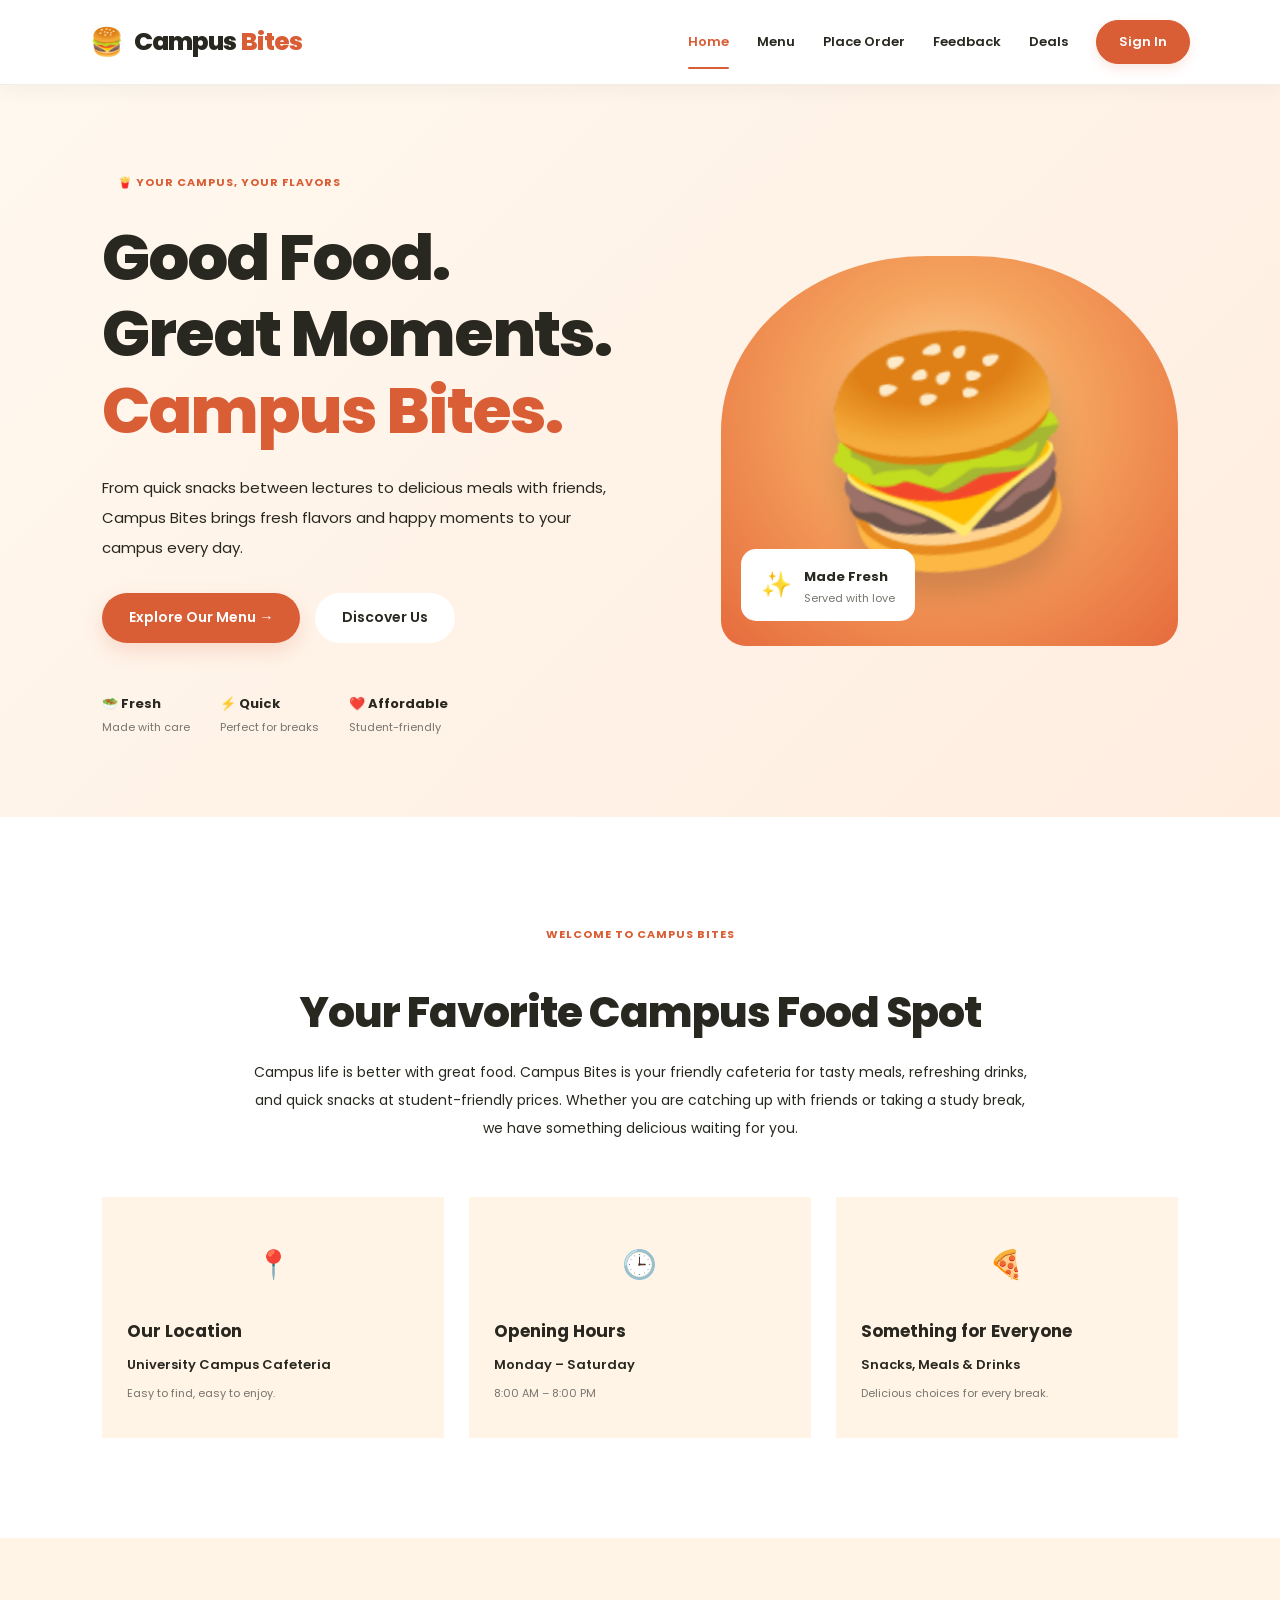
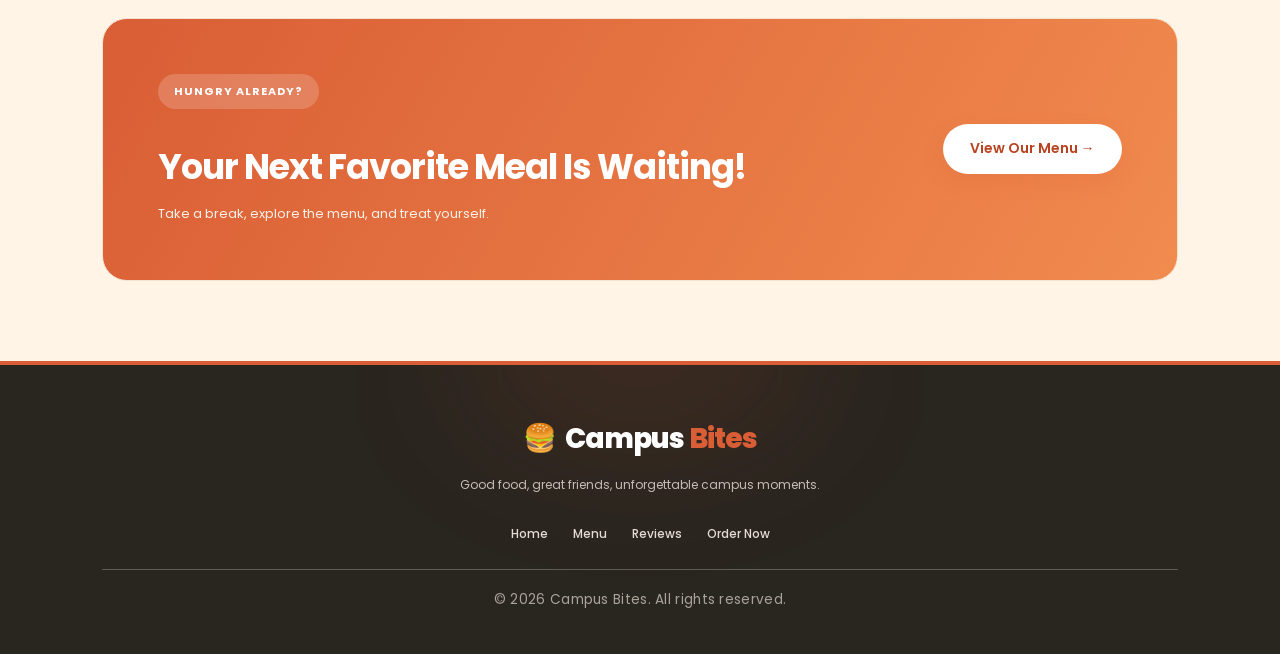
<file: src/index.html>
<!DOCTYPE html>
<html lang="en">
<head>
    <meta charset="UTF-8">
    <meta name="viewport" content="width=device-width, initial-scale=1.0">
    <title>Campus Bites | Fresh Food, Happy Campus</title>

    <!-- External CSS file -->
    <link rel="stylesheet" href="../styles/style.css" />
</head>
<body>

    <!-- Navigation Bar -->
    <header class="navbar">
        <a href="index.html" class="logo">
            <span class="logo-icon">🍔</span>
            Campus<span>Bites</span>
        </a>

        <nav class="nav-links">
            <a href="index.html" class="active">Home</a>
            <a href="../src/menu.html">Menu</a>
            <a href="../src/order.html">Place Order</a>
            <a href="../src/feedback.html">Feedback</a>
            <a href="../src/deals.html">Deals</a>
            <a href="signin.html" class="login-btn">Sign In</a>
        </nav>
    </header>

    <!-- Hero Section -->
    <main>
        <section class="hero">
            <div class="hero-content">
                <span class="tagline">🍟 YOUR CAMPUS, YOUR FLAVORS</span>

                <h1>
                    Good Food.<br>
                    Great Moments.<br>
                    <span>Campus Bites.</span>
                </h1>

                <p class="hero-description">
                    From quick snacks between lectures to delicious meals
                    with friends, Campus Bites brings fresh flavors and
                    happy moments to your campus every day.
                </p>

                <div class="hero-buttons">
                    <a href="products.html" class="primary-btn">
                        Explore Our Menu →
                    </a>
                    <a href="#about" class="secondary-btn">
                        Discover Us
                    </a>
                </div>

                <div class="hero-features">
                    <div>
                        <strong>🥗 Fresh</strong>
                        <span>Made with care</span>
                    </div>
                    <div>
                        <strong>⚡ Quick</strong>
                        <span>Perfect for breaks</span>
                    </div>
                    <div>
                        <strong>❤️ Affordable</strong>
                        <span>Student-friendly</span>
                    </div>
                </div>
            </div>

            <div class="hero-image">
                <div class="image-badge">
                    <span>✨</span>
                    <div>
                        <strong>Made Fresh</strong>
                        <p>Served with love</p>
                    </div>
                </div>
            </div>
        </section>

        <!-- About Section -->
        <section class="about-section" id="about">
            <div class="section-label">WELCOME TO CAMPUS BITES</div>

            <h2>Your Favorite Campus Food Spot</h2>

            <p class="section-description">
                Campus life is better with great food. Campus Bites is your
                friendly cafeteria for tasty meals, refreshing drinks, and
                quick snacks at student-friendly prices. Whether you are
                catching up with friends or taking a study break, we have
                something delicious waiting for you.
            </p>

            <div class="info-grid">
                <article class="info-card">
                    <div class="info-icon">📍</div>
                    <h3>Our Location</h3>
                    <p>University Campus Cafeteria</p>
                    <span>Easy to find, easy to enjoy.</span>
                </article>

                <article class="info-card">
                    <div class="info-icon">🕒</div>
                    <h3>Opening Hours</h3>
                    <p>Monday – Saturday</p>
                    <span>8:00 AM – 8:00 PM</span>
                </article>

                <article class="info-card">
                    <div class="info-icon">🍕</div>
                    <h3>Something for Everyone</h3>
                    <p>Snacks, Meals & Drinks</p>
                    <span>Delicious choices for every break.</span>
                </article>
            </div>
        </section>

        <!-- Call to Action -->
        <section class="cta-section">
            <div>
                <span class="section-label">HUNGRY ALREADY?</span>
                <h2>Your Next Favorite Meal Is Waiting!</h2>
                <p>Take a break, explore the menu, and treat yourself.</p>
            </div>

            <a href="products.html" class="primary-btn">
                View Our Menu →
            </a>
        </section>
    </main>

    <!-- Footer -->
    <footer class="footer">
        <a href="index.html" class="logo">
            <span class="logo-icon">🍔</span>
            Campus<span>Bites</span>
        </a>

        <p>Good food, great friends, unforgettable campus moments.</p>

        <div class="footer-links">
            <a href="index.html">Home</a>
            <a href="products.html">Menu</a>
            <a href="product-review.html">Reviews</a>
            <a href="place-order.html">Order Now</a>
        </div>

        <div class="copyright">
            &copy; 2026 Campus Bites. All rights reserved.
        </div>
    </footer>

</body>
</html>
</file>
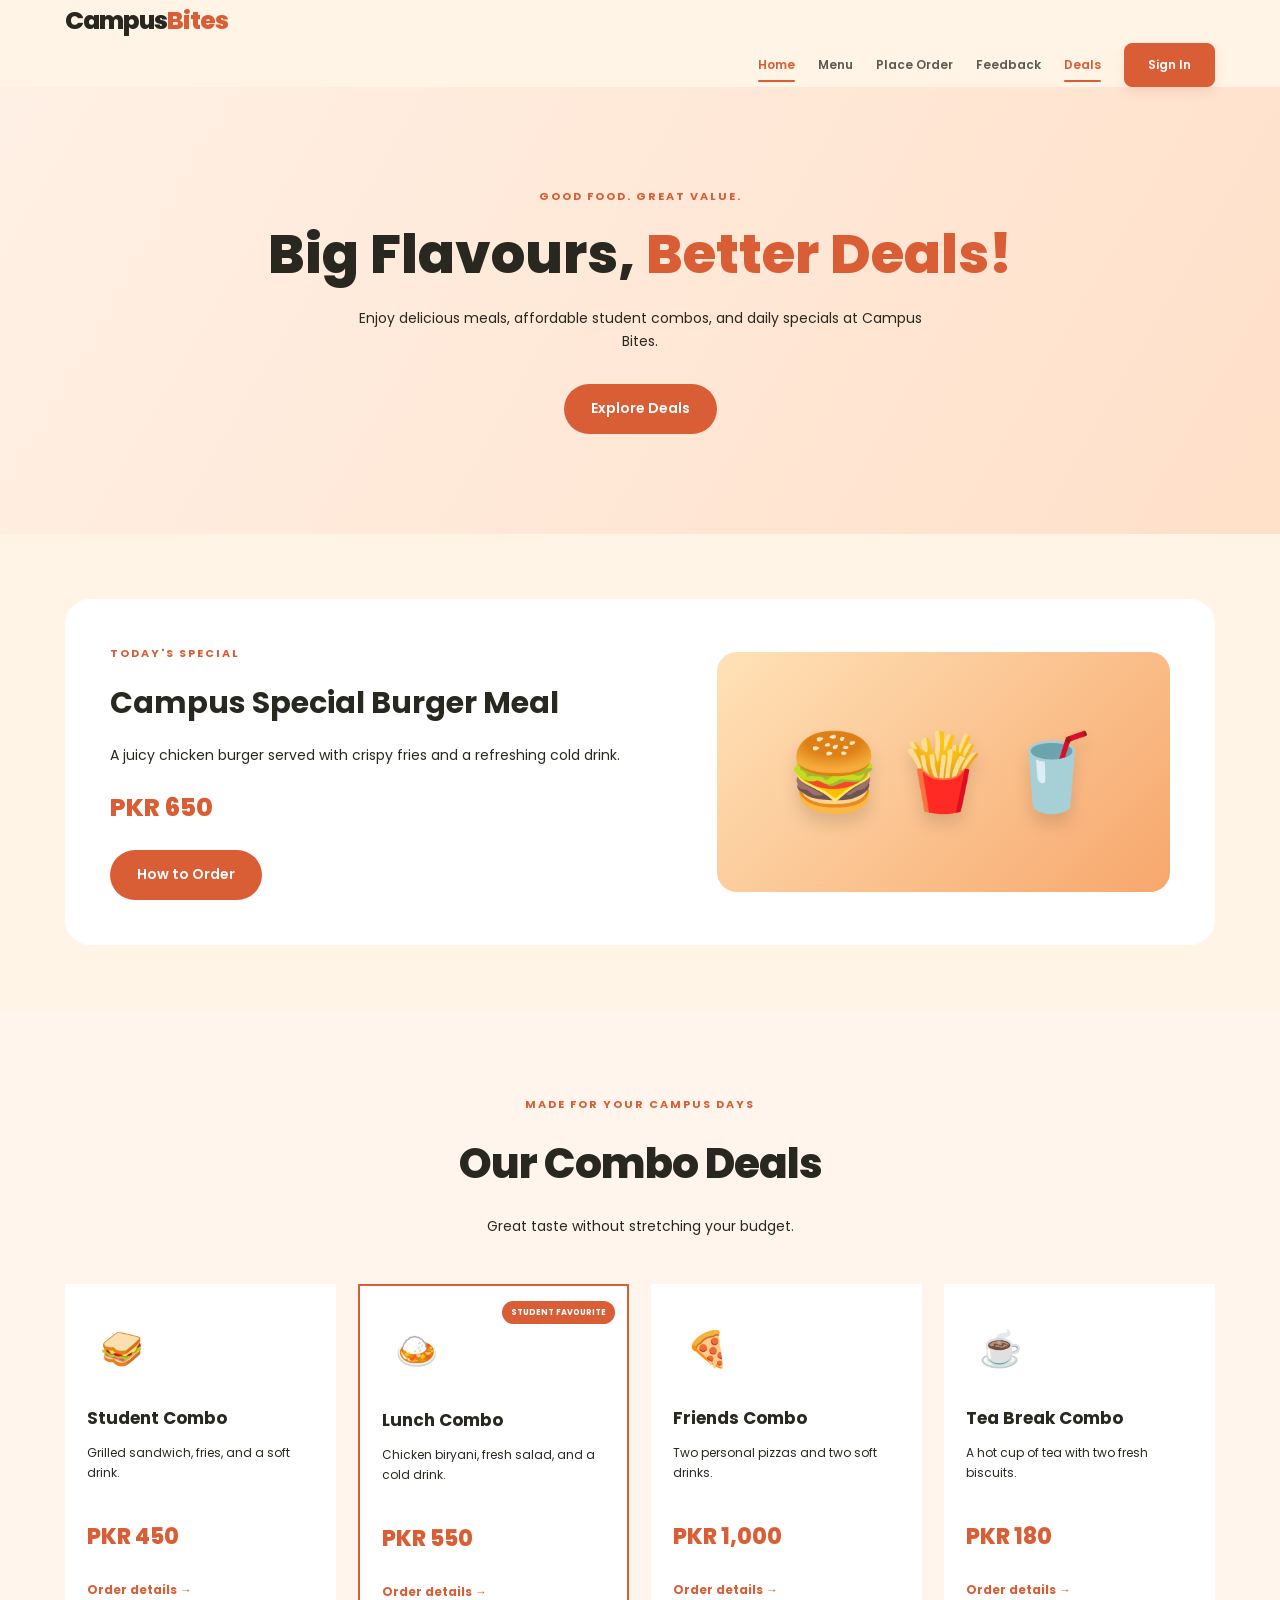
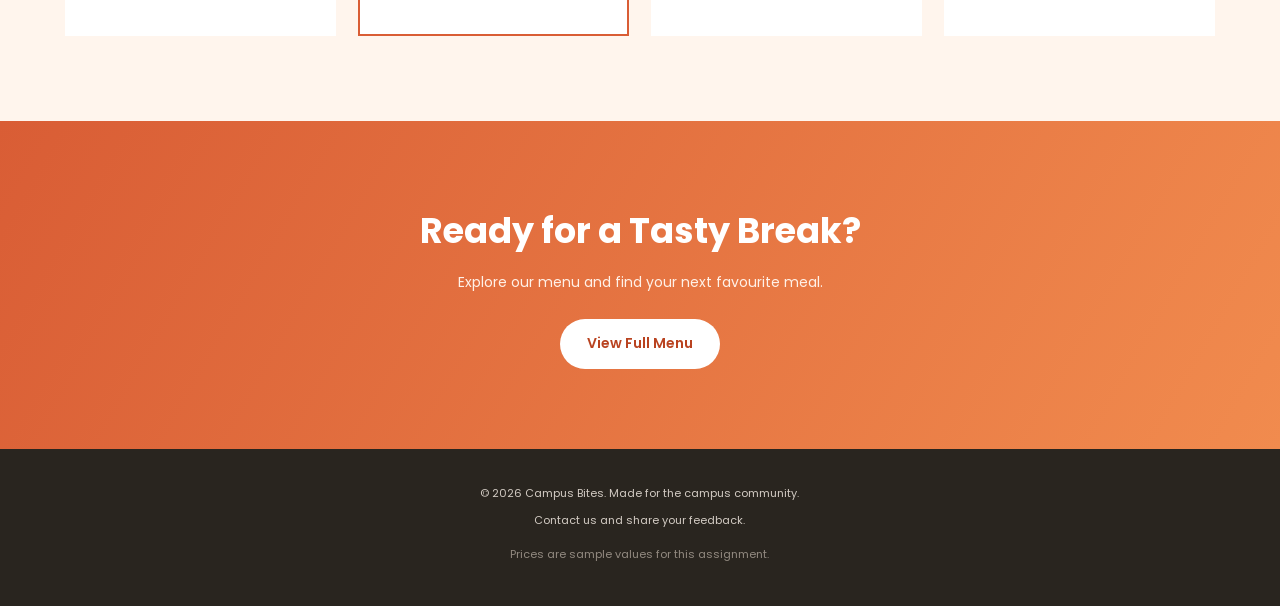
<file: src/deals.html>
<!DOCTYPE html>
<html lang="en">
<head>
    <meta charset="UTF-8">
    <meta name="viewport" content="width=device-width, initial-scale=1.0">
    <title>Daily Specials & Deals | Campus Bites</title>
   <link rel="stylesheet" href="../styles/style.css">
</head>
<body class="deals-page">

<header class="site-header">
    <div class="deals-container header-content">
        <a href="index.html" class="brand">Campus<span>Bites</span></a>

         <nav class="nav-links">
            <a href="index.html" class="active">Home</a>
            <a href="../src/menu.html">Menu</a>
            <a href="../src/order.html">Place Order</a>
            <a href="../src/feedback.html">Feedback</a>
            <a href="../src/deals.html" class="active">Deals</a>
            <a href="signin.html" class="login-btn">Sign In</a>
        </nav>
    </div>
</header>

<main>
    <section class="deals-hero">
        <div class="deals-container">
            <p class="deals-eyebrow">GOOD FOOD. GREAT VALUE.</p>
            <h1>Big Flavours, <span>Better Deals!</span></h1>
            <p>
                Enjoy delicious meals, affordable student combos,
                and daily specials at Campus Bites.
            </p>
            <a href="#combo-deals" class="deals-button">Explore Deals</a>
        </div>
    </section>

    <section class="deals-container daily-special">
        <div class="special-content">
            <p class="deals-eyebrow">TODAY'S SPECIAL</p>
            <h2>Campus Special Burger Meal</h2>
            <p>
                A juicy chicken burger served with crispy fries
                and a refreshing cold drink.
            </p>
            <p class="deals-price">PKR 650</p>
            <a href="order.html" class="deals-button">How to Order</a>
        </div>

        <div class="special-visual" aria-label="Burger, fries and drink">
            <span aria-hidden="true">🍔</span>
            <span aria-hidden="true">🍟</span>
            <span aria-hidden="true">🥤</span>
        </div>
    </section>

    <section class="combo-section" id="combo-deals">
        <div class="deals-container">
            <div class="deals-heading">
                <p class="deals-eyebrow">MADE FOR YOUR CAMPUS DAYS</p>
                <h2>Our Combo Deals</h2>
                <p>Great taste without stretching your budget.</p>
            </div>

            <div class="deals-grid">
                <article class="deal-card">
                    <div class="deal-icon" aria-hidden="true">🥪</div>
                    <h3>Student Combo</h3>
                    <p>Grilled sandwich, fries, and a soft drink.</p>
                    <p class="deals-price">PKR 450</p>
                    <a href="order.html">Order details →</a>
                </article>

                <article class="deal-card featured-deal">
                    <span class="deal-tag">STUDENT FAVOURITE</span>
                    <div class="deal-icon" aria-hidden="true">🍛</div>
                    <h3>Lunch Combo</h3>
                    <p>Chicken biryani, fresh salad, and a cold drink.</p>
                    <p class="deals-price">PKR 550</p>
                    <a href="order.html">Order details →</a>
                </article>

                <article class="deal-card">
                    <div class="deal-icon" aria-hidden="true">🍕</div>
                    <h3>Friends Combo</h3>
                    <p>Two personal pizzas and two soft drinks.</p>
                    <p class="deals-price">PKR 1,000</p>
                    <a href="order.html">Order details →</a>
                </article>

                <article class="deal-card">
                    <div class="deal-icon" aria-hidden="true">☕</div>
                    <h3>Tea Break Combo</h3>
                    <p>A hot cup of tea with two fresh biscuits.</p>
                    <p class="deals-price">PKR 180</p>
                    <a href="order.html">Order details →</a>
                </article>
            </div>
        </div>
    </section>

    <section class="deals-cta">
        <div class="deals-container">
            <h2>Ready for a Tasty Break?</h2>
            <p>Explore our menu and find your next favourite meal.</p>
            <a href="menu.html" class="deals-button">View Full Menu</a>
        </div>
    </section>
</main>

<footer class="deals-footer">
    <div class="deals-container">
        <p>&copy; 2026 Campus Bites. Made for the campus community.</p>
        <p><a href="feedback.html">Contact us and share your feedback.</a></p>
        <p class="deals-note">
            Prices are sample values for this assignment.
        </p>
    </div>
</footer>

</body>
</html>
</file>
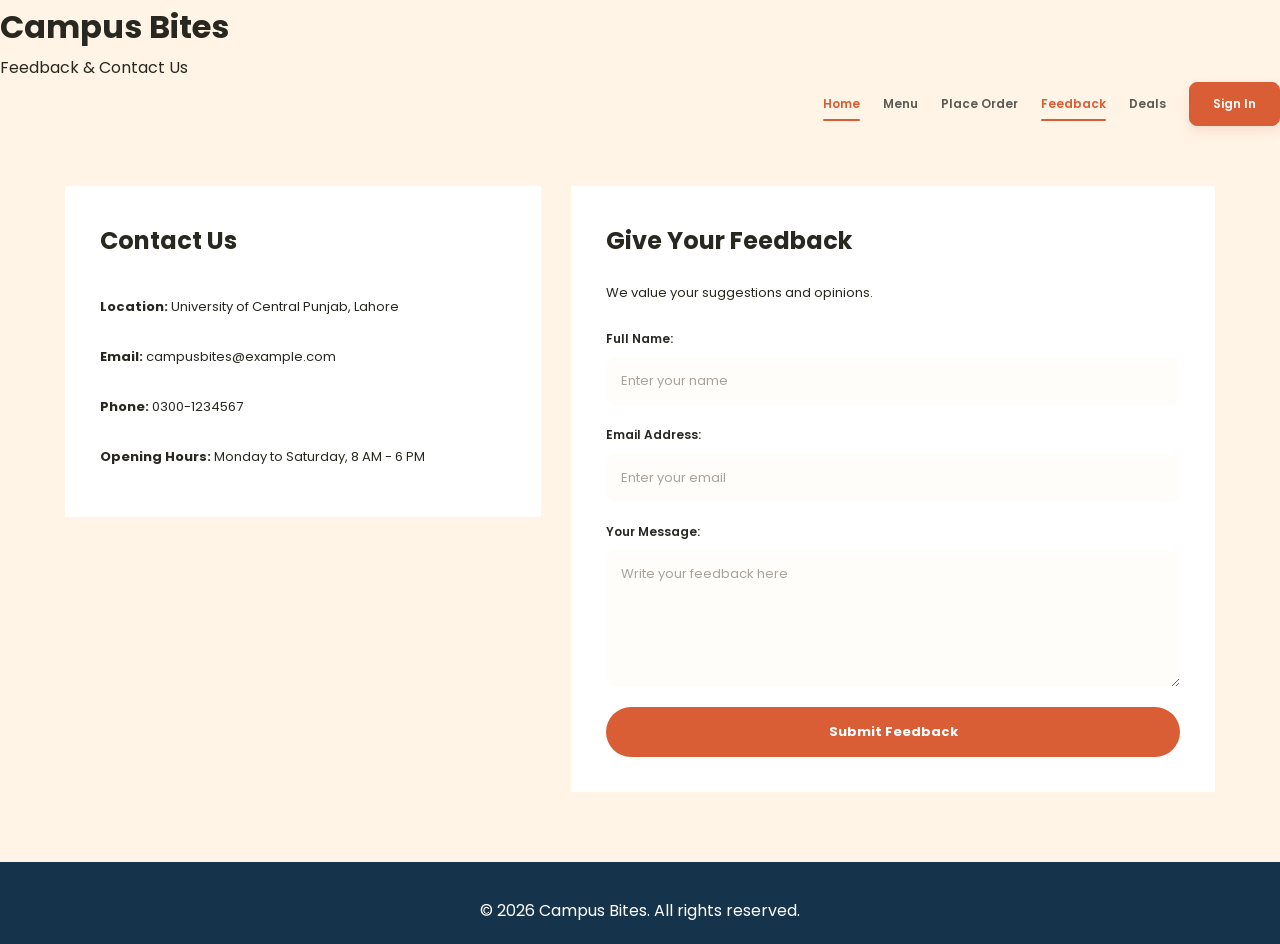
<file: src/feedback.html>
<!DOCTYPE html>
<html lang="en">
<head>
    <meta charset="UTF-8">
    <meta name="viewport" content="width=device-width, initial-scale=1.0">
    <title>Campus Bites - Feedback & Contact</title>
    <link rel="stylesheet" href="../styles/style.css">
</head>
<body>

    <header class="site-header">
        <h1>Campus Bites</h1>
        <p>Feedback & Contact Us</p>
    </header>

     <nav class="nav-links">
            <a href="index.html" class="active">Home</a>
            <a href="../src/menu.html">Menu</a>
            <a href="../src/order.html">Place Order</a>
            <a href="../src/feedback.html" class="active">Feedback</a>
            <a href="../src/deals.html">Deals</a>
            <a href="signin.html" class="login-btn">Sign In</a>
        </nav>

    <main class="container">

        <section class="contact-section">
            <h2>Contact Us</h2>

            <p><strong>Location:</strong> University of Central Punjab, Lahore</p>
            <p><strong>Email:</strong> campusbites@example.com</p>
            <p><strong>Phone:</strong> 0300-1234567</p>
            <p><strong>Opening Hours:</strong> Monday to Saturday, 8 AM - 6 PM</p>
        </section>

        <section class="feedback-section">
            <h2>Give Your Feedback</h2>
            <p>We value your suggestions and opinions.</p>

            <form action="#" method="post">
                <label for="name">Full Name:</label>
                <input type="text" id="name" name="name"
                       placeholder="Enter your name" required>

                <label for="email">Email Address:</label>
                <input type="email" id="email" name="email"
                       placeholder="Enter your email" required>

                <label for="message">Your Message:</label>
                <textarea id="message" name="message" rows="5"
                          placeholder="Write your feedback here"
                          required></textarea>

                <button type="submit">Submit Feedback</button>
            </form>
        </section>

    </main>

    <footer class="site-footer">
        <p>&copy; 2026 Campus Bites. All rights reserved.</p>
    </footer>

</body>
</html>
</file>
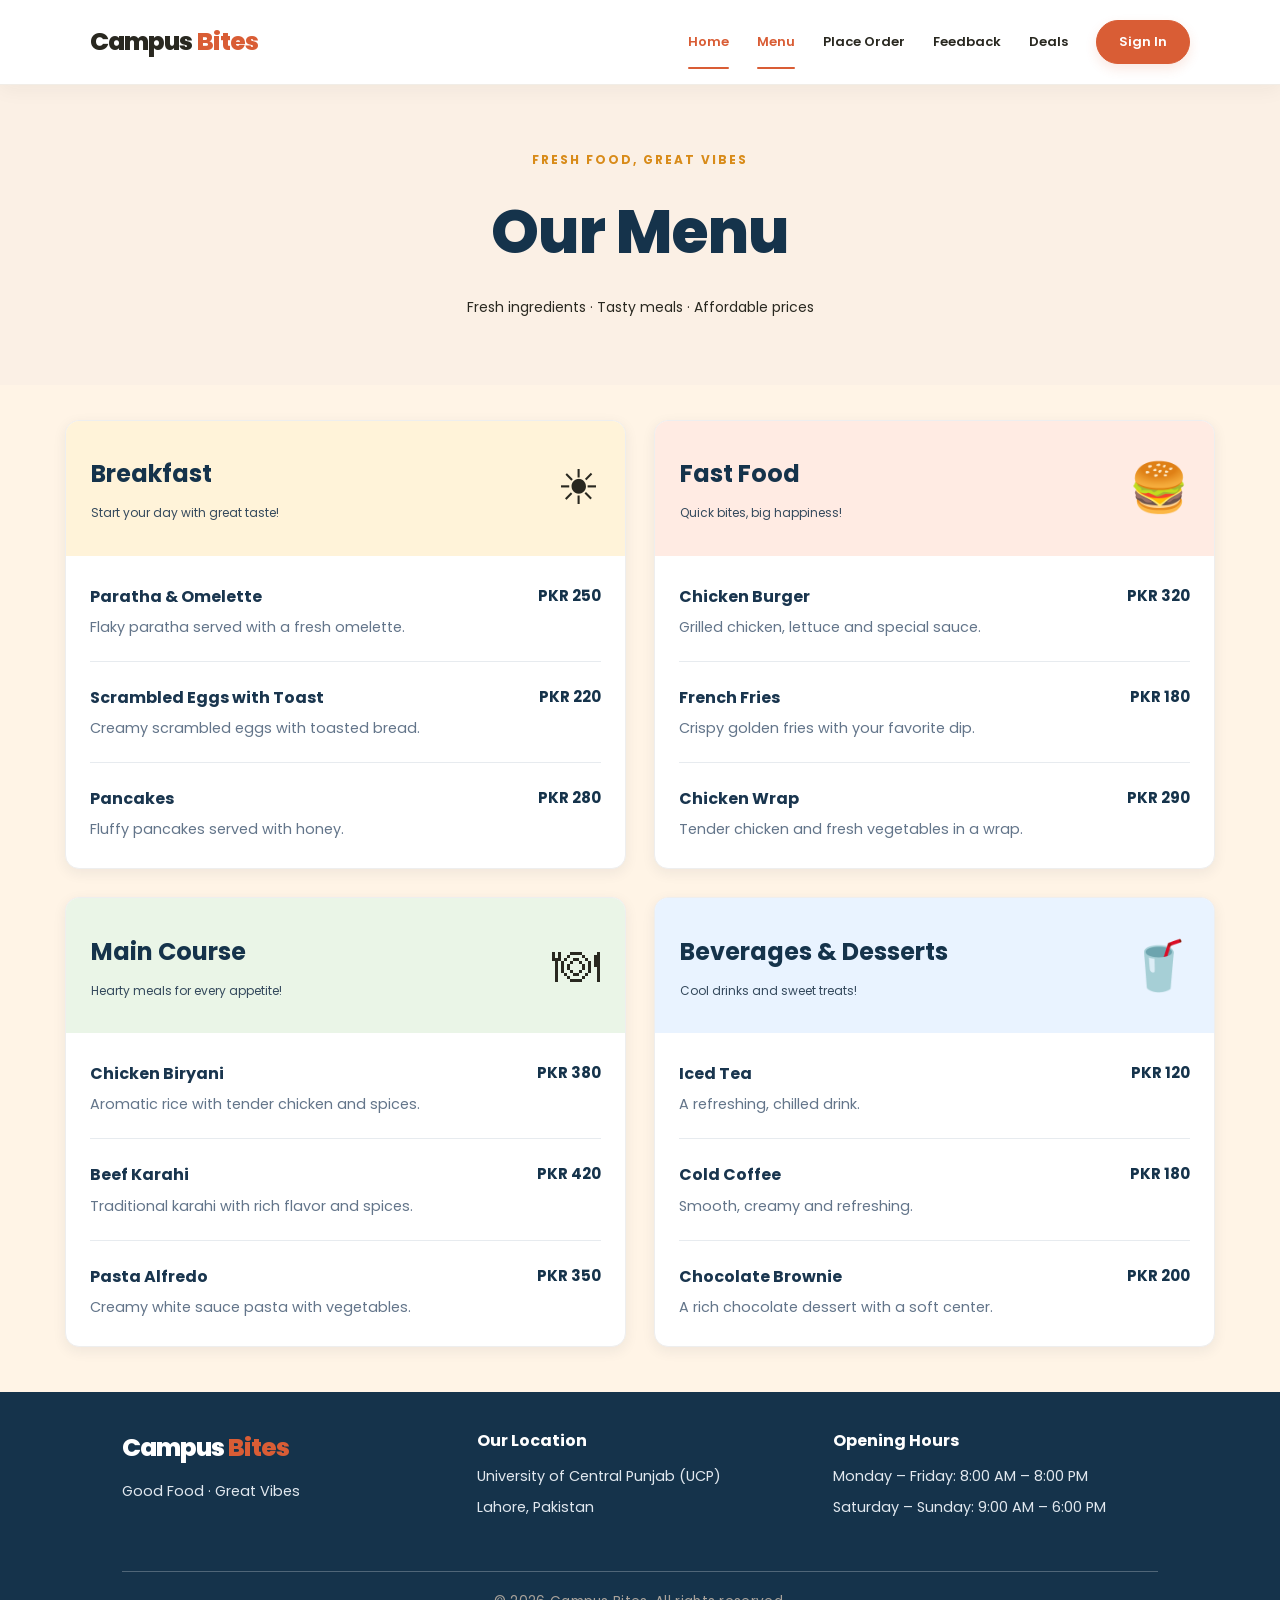
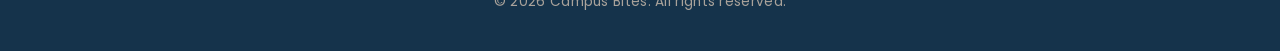
<file: src/menu.html>
<!DOCTYPE html>
<html lang="en">
<head>
    <meta charset="UTF-8">
    <meta name="viewport" content="width=device-width, initial-scale=1.0">
    <title>Menu | Campus Bites</title>
    <link rel="stylesheet" href="../styles/style.css">
</head>
<body>

    <header class="site-header">
        <div class="container navbar">
            <a href="index.html" class="logo">Campus <span>Bites</span></a>

            <nav class="nav-links">
            <a href="index.html" class="active">Home</a>
            <a href="../src/menu.html" class="active">Menu</a>
            <a href="../src/order.html">Place Order</a>
            <a href="../src/feedback.html">Feedback</a>
            <a href="../src/deals.html">Deals</a>
            <a href="signin.html" class="login-btn">Sign In</a>
            </nav>
        </div>
    </header>

    <main>
        <section class="menu-hero">
            <div class="container">
                <p class="eyebrow">Fresh food, great vibes</p>
                <h1>Our Menu</h1>
                <p>Fresh ingredients · Tasty meals · Affordable prices</p>
            </div>
        </section>

        <section class="menu-section container">

            <!-- Breakfast -->
            <article class="menu-card">
                <div class="category-heading breakfast">
                    <div>
                        <h2>Breakfast</h2>
                        <p>Start your day with great taste!</p>
                    </div>
                    <span class="category-icon" aria-hidden="true">☀</span>
                </div>

                <div class="menu-items">
                    <div class="menu-item">
                        <div>
                            <h3>Paratha & Omelette</h3>
                            <p>Flaky paratha served with a fresh omelette.</p>
                        </div>
                        <strong>PKR 250</strong>
                    </div>

                    <div class="menu-item">
                        <div>
                            <h3>Scrambled Eggs with Toast</h3>
                            <p>Creamy scrambled eggs with toasted bread.</p>
                        </div>
                        <strong>PKR 220</strong>
                    </div>

                    <div class="menu-item">
                        <div>
                            <h3>Pancakes</h3>
                            <p>Fluffy pancakes served with honey.</p>
                        </div>
                        <strong>PKR 280</strong>
                    </div>
                </div>
            </article>

            <!-- Fast Food -->
            <article class="menu-card">
                <div class="category-heading fast-food">
                    <div>
                        <h2>Fast Food</h2>
                        <p>Quick bites, big happiness!</p>
                    </div>
                    <span class="category-icon" aria-hidden="true">🍔</span>
                </div>

                <div class="menu-items">
                    <div class="menu-item">
                        <div>
                            <h3>Chicken Burger</h3>
                            <p>Grilled chicken, lettuce and special sauce.</p>
                        </div>
                        <strong>PKR 320</strong>
                    </div>

                    <div class="menu-item">
                        <div>
                            <h3>French Fries</h3>
                            <p>Crispy golden fries with your favorite dip.</p>
                        </div>
                        <strong>PKR 180</strong>
                    </div>

                    <div class="menu-item">
                        <div>
                            <h3>Chicken Wrap</h3>
                            <p>Tender chicken and fresh vegetables in a wrap.</p>
                        </div>
                        <strong>PKR 290</strong>
                    </div>
                </div>
            </article>

            <!-- Main Course -->
            <article class="menu-card">
                <div class="category-heading main-course">
                    <div>
                        <h2>Main Course</h2>
                        <p>Hearty meals for every appetite!</p>
                    </div>
                    <span class="category-icon" aria-hidden="true">🍽</span>
                </div>

                <div class="menu-items">
                    <div class="menu-item">
                        <div>
                            <h3>Chicken Biryani</h3>
                            <p>Aromatic rice with tender chicken and spices.</p>
                        </div>
                        <strong>PKR 380</strong>
                    </div>

                    <div class="menu-item">
                        <div>
                            <h3>Beef Karahi</h3>
                            <p>Traditional karahi with rich flavor and spices.</p>
                        </div>
                        <strong>PKR 420</strong>
                    </div>

                    <div class="menu-item">
                        <div>
                            <h3>Pasta Alfredo</h3>
                            <p>Creamy white sauce pasta with vegetables.</p>
                        </div>
                        <strong>PKR 350</strong>
                    </div>
                </div>
            </article>

            <!-- Beverages and Desserts -->
            <article class="menu-card">
                <div class="category-heading beverages">
                    <div>
                        <h2>Beverages & Desserts</h2>
                        <p>Cool drinks and sweet treats!</p>
                    </div>
                    <span class="category-icon" aria-hidden="true">🥤</span>
                </div>

                <div class="menu-items">
                    <div class="menu-item">
                        <div>
                            <h3>Iced Tea</h3>
                            <p>A refreshing, chilled drink.</p>
                        </div>
                        <strong>PKR 120</strong>
                    </div>

                    <div class="menu-item">
                        <div>
                            <h3>Cold Coffee</h3>
                            <p>Smooth, creamy and refreshing.</p>
                        </div>
                        <strong>PKR 180</strong>
                    </div>

                    <div class="menu-item">
                        <div>
                            <h3>Chocolate Brownie</h3>
                            <p>A rich chocolate dessert with a soft center.</p>
                        </div>
                        <strong>PKR 200</strong>
                    </div>
                </div>
            </article>

        </section>
    </main>

    <footer class="site-footer">
        <div class="container footer-content">
            <div>
                <a href="index.html" class="logo footer-logo">
                    Campus <span>Bites</span>
                </a>
                <p>Good Food · Great Vibes</p>
            </div>

            <div>
                <h3>Our Location</h3>
                <p>University of Central Punjab (UCP)</p>
                <p>Lahore, Pakistan</p>
            </div>

            <div>
                <h3>Opening Hours</h3>
                <p>Monday – Friday: 8:00 AM – 8:00 PM</p>
                <p>Saturday – Sunday: 9:00 AM – 6:00 PM</p>
            </div>
        </div>

        <div class="container copyright">
            <p>&copy; 2026 Campus Bites. All rights reserved.</p>
        </div>
    </footer>

</body>
</html>
</file>
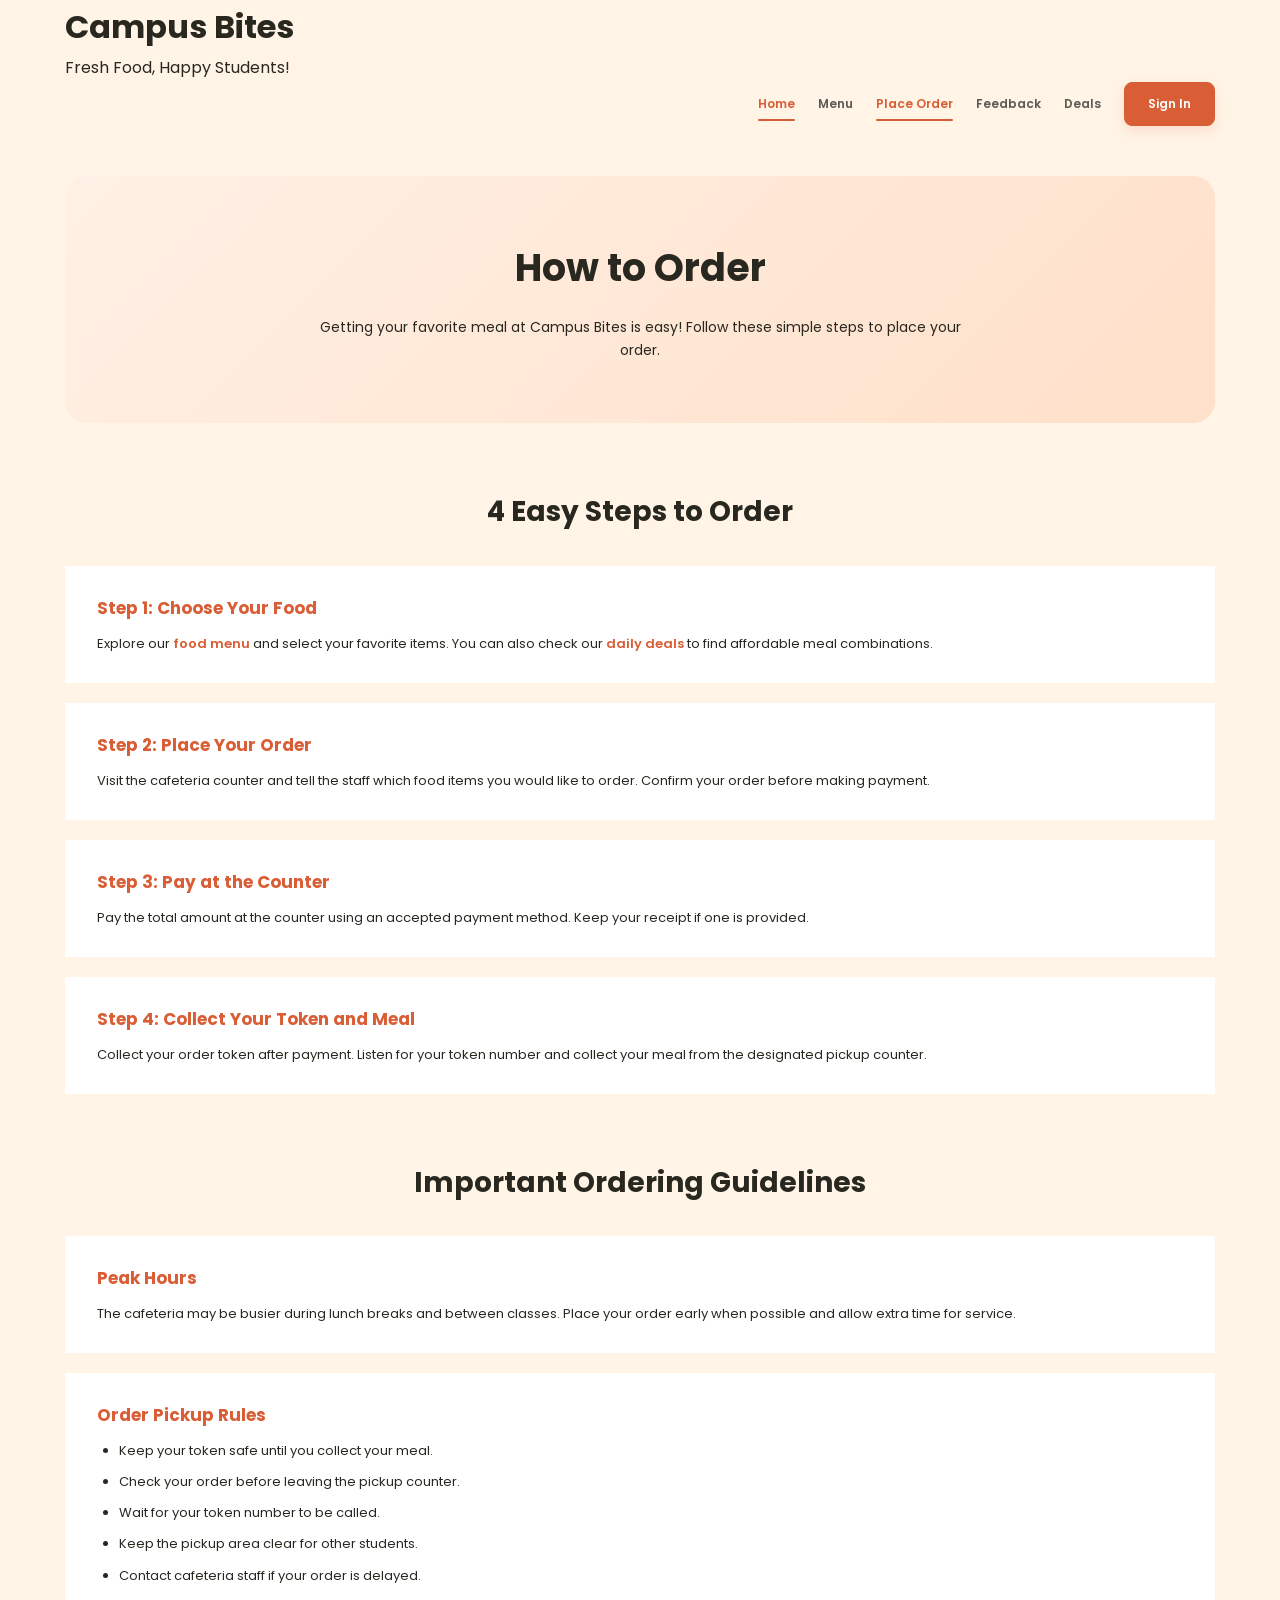
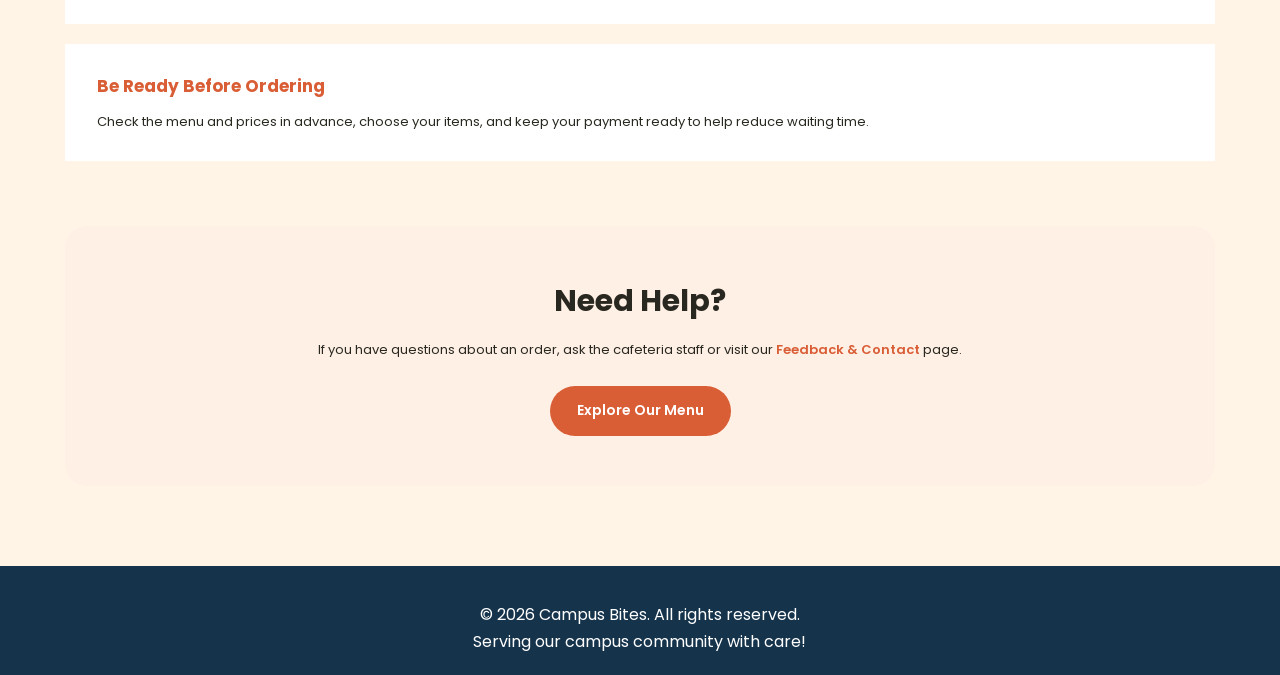
<file: src/order.html>
<!DOCTYPE html>
<html lang="en">
<head>
    <meta charset="UTF-8">
    <meta name="viewport" content="width=device-width, initial-scale=1.0">
    <meta name="description" content="Learn how to order food at Campus Bites cafeteria.">
    <title>How to Order | Campus Bites</title>
    <link rel="stylesheet" href="../styles/style.css">
</head>
<body>

    <header class="site-header">
        <div class="container">
            <h1>Campus Bites</h1>
            <p>Fresh Food, Happy Students!</p>

             <nav class="nav-links">
            <a href="index.html" class="active">Home</a>
            <a href="../src/menu.html">Menu</a>
            <a href="../src/order.html" class="active">Place Order</a>
            <a href="../src/feedback.html">Feedback</a>
            <a href="../src/deals.html">Deals</a>
            <a href="signin.html" class="login-btn">Sign In</a>
        </nav>
        </div>
    </header>

    <main class="container order-page">

        <section class="order-hero">
            <h2>How to Order</h2>
            <p>
                Getting your favorite meal at Campus Bites is easy!
                Follow these simple steps to place your order.
            </p>
        </section>

        <section class="order-steps">
            <h2>4 Easy Steps to Order</h2>

            <article class="order-card">
                <h3>Step 1: Choose Your Food</h3>
                <p>
                    Explore our <a href="menu.html">food menu</a>
                    and select your favorite items. You can also
                    check our <a href="deals.html">daily deals</a>
                    to find affordable meal combinations.
                </p>
            </article>

            <article class="order-card">
                <h3>Step 2: Place Your Order</h3>
                <p>
                    Visit the cafeteria counter and tell the staff
                    which food items you would like to order.
                    Confirm your order before making payment.
                </p>
            </article>

            <article class="order-card">
                <h3>Step 3: Pay at the Counter</h3>
                <p>
                    Pay the total amount at the counter using an
                    accepted payment method. Keep your receipt
                    if one is provided.
                </p>
            </article>

            <article class="order-card">
                <h3>Step 4: Collect Your Token and Meal</h3>
                <p>
                    Collect your order token after payment.
                    Listen for your token number and collect
                    your meal from the designated pickup counter.
                </p>
            </article>
        </section>

        <section class="order-guidelines">
            <h2>Important Ordering Guidelines</h2>

            <article class="guideline-card">
                <h3>Peak Hours</h3>
                <p>
                    The cafeteria may be busier during lunch breaks
                    and between classes. Place your order early
                    when possible and allow extra time for service.
                </p>
            </article>

            <article class="guideline-card">
                <h3>Order Pickup Rules</h3>
                <ul>
                    <li>Keep your token safe until you collect your meal.</li>
                    <li>Check your order before leaving the pickup counter.</li>
                    <li>Wait for your token number to be called.</li>
                    <li>Keep the pickup area clear for other students.</li>
                    <li>Contact cafeteria staff if your order is delayed.</li>
                </ul>
            </article>

            <article class="guideline-card">
                <h3>Be Ready Before Ordering</h3>
                <p>
                    Check the menu and prices in advance, choose
                    your items, and keep your payment ready to
                    help reduce waiting time.
                </p>
            </article>
        </section>

        <section class="order-help">
            <h2>Need Help?</h2>
            <p>
                If you have questions about an order, ask the
                cafeteria staff or visit our
                <a href="feedback.html">Feedback & Contact</a> page.
            </p>
            <a class="order-button" href="menu.html">Explore Our Menu</a>
        </section>

    </main>

    <footer class="site-footer">
        <div class="container">
            <p>&copy; 2026 Campus Bites. All rights reserved.</p>
            <p>Serving our campus community with care!</p>
        </div>
    </footer>

</body>
</html>
</file>
<file: styles/style.css>
/* ===== Google Font ===== */
@import url('https://fonts.googleapis.com/css2?family=Poppins:wght@400;500;600;700;800&display=swap');

/* ===== General Styles ===== */
* {
    margin: 0;
    padding: 0;
    box-sizing: border-box;
}

html {
    scroll-behavior: smooth;
}

body {
    font-family: 'Poppins', sans-serif;
    background-color: #fffdf9;
    color: #292820;
    line-height: 1.7;
}

a {
    text-decoration: none;
    color: inherit;
}

:root {
    --primary: #d95d35;
    --primary-dark: #b94320;
    --cream: #fff4e6;
    --dark: #292820;
    --muted: #77756e;
    --white: #ffffff;
}

/* ===== Navigation Header ===== */
.navbar {
    min-height: 86px;
    padding: 18px 6%;
    display: flex;
    align-items: center;
    justify-content: space-between;
    gap: 30px;
    background: var(--white);
    border-bottom: 1px solid #f1ede7;
    position: sticky;
    top: 0;
    z-index: 1000;
    box-shadow: 0 3px 15px rgba(41, 40, 32, 0.035);
}

/* Logo */
.logo {
    display: inline-flex;
    align-items: center;
    gap: 5px;
    font-size: 25px;
    font-weight: 800;
    letter-spacing: -1px;
    white-space: nowrap;
    flex-shrink: 0;
}

.logo > span:last-child {
    color: var(--primary);
}

.logo-icon {
    font-size: 27px;
    margin-right: 4px;
}

/* Navigation Links */
.nav-links {
    display: flex;
    align-items: center;
    justify-content: flex-end;
    flex-wrap: wrap;
    gap: 23px;
}

.nav-links a {
    position: relative;
    display: inline-flex;
    align-items: center;
    padding: 9px 0;
    font-size: 12px;
    font-weight: 600;
    color: #5d5a53;
    transition: color 0.3s ease;
}

/* Animated Bottom Border */
.nav-links a:not(.login-btn)::after {
    content: "";
    position: absolute;
    left: 0;
    bottom: 2px;
    width: 0;
    height: 2px;
    background: var(--primary);
    border-radius: 5px;
    transition: width 0.3s ease;
}

.nav-links a:not(.login-btn):hover,
.nav-links a.active {
    color: var(--primary);
}

.nav-links a:not(.login-btn):hover::after,
.nav-links a.active::after {
    width: 100%;
}

/* Sign In Button */
.nav-links .login-btn {
    display: inline-flex;
    align-items: center;
    justify-content: center;
    padding: 11px 23px;
    min-height: 43px;
    background: var(--primary);
    color: var(--white);
    border: 1px solid var(--primary);
    border-radius: 8px;
    font-size: 12px;
    font-weight: 600;
    white-space: nowrap;
    box-shadow: 0 5px 12px rgba(217, 93, 53, 0.14);
    transition: all 0.3s ease;
}

.nav-links .login-btn:hover {
    background: var(--primary-dark);
    border-color: var(--primary-dark);
    color: var(--white);
    transform: translateY(-2px);
    box-shadow: 0 7px 17px rgba(217, 93, 53, 0.22);
}

/* ===== Hero Section ===== */
.hero {
    min-height: 620px;
    padding: 75px 8%;
    display: grid;
    grid-template-columns: 1.1fr 0.9fr;
    align-items: center;
    gap: 55px;
    background:
        radial-gradient(
            circle at 90% 10%,
            #ffe4c7 0,
            transparent 35%
        ),
        linear-gradient(135deg, #fff9f0, #fff2e4);
    overflow: hidden;
}

.hero-content {
    max-width: 600px;
}

.tagline {
    display: inline-block;
    padding: 9px 15px;
    border-radius: 30px;
    background: #ffe4d6;
    color: #a84224;
    font-size: 11px;
    font-weight: 700;
    letter-spacing: 1px;
    margin-bottom: 23px;
}

.hero h1 {
    font-size: clamp(42px, 5vw, 67px);
    line-height: 1.2;
    letter-spacing: -2px;
    font-weight: 800;
}

.hero h1 span {
    color: var(--primary);
}

.hero-description {
    max-width: 490px;
    color: var(--muted);
    font-size: 14px;
    line-height: 2;
    margin: 23px 0 29px;
}

.hero-buttons {
    display: flex;
    align-items: center;
    flex-wrap: wrap;
    gap: 14px;
}

.primary-btn,
.secondary-btn {
    display: inline-block;
    padding: 14px 23px;
    border-radius: 9px;
    font-size: 13px;
    font-weight: 600;
    transition: all 0.3s ease;
}

.primary-btn {
    background: var(--primary);
    color: var(--white);
    box-shadow: 0 8px 20px rgba(217, 93, 53, 0.18);
}

.primary-btn:hover {
    background: var(--primary-dark);
    transform: translateY(-3px);
}

.secondary-btn {
    border: 1px solid #e3d6c8;
    background: var(--white);
    color: var(--dark);
}

.secondary-btn:hover {
    border-color: var(--primary);
    color: var(--primary);
    transform: translateY(-2px);
}

.hero-features {
    display: flex;
    flex-wrap: wrap;
    gap: 25px;
    margin-top: 39px;
}

.hero-features div {
    display: flex;
    flex-direction: column;
    gap: 3px;
}

.hero-features strong {
    font-size: 12px;
    font-weight: 700;
}

.hero-features span {
    color: var(--muted);
    font-size: 10px;
}

/* ===== Hero Food Image ===== */
.hero-image {
    min-height: 420px;
    position: relative;
    border-radius: 180px 180px 25px 25px;
    background-image:
        linear-gradient(
            to top,
            rgba(40, 24, 13, 0.2),
            transparent 45%
        ),
        url("https://images.unsplash.com/photo-1568901346375-23c9450c58cd?auto=format&fit=crop&w=1000&q=85");
    background-size: cover;
    background-position: center;
    box-shadow: 0 25px 60px rgba(93, 55, 27, 0.15);
}

.image-badge {
    position: absolute;
    bottom: 25px;
    left: -25px;
    display: flex;
    align-items: center;
    gap: 13px;
    padding: 16px 21px;
    background: var(--white);
    border-radius: 13px;
    box-shadow: 0 12px 35px rgba(0, 0, 0, 0.1);
}

.image-badge > span {
    font-size: 30px;
}

.image-badge strong {
    font-size: 13px;
    font-weight: 700;
}

.image-badge p {
    color: var(--muted);
    font-size: 11px;
}

/* ===== About Section ===== */
.about-section {
    padding: 90px 8%;
    text-align: center;
}

.section-label {
    color: var(--primary);
    font-size: 11px;
    font-weight: 700;
    letter-spacing: 2px;
}

.about-section h2,
.cta-section h2 {
    font-size: clamp(27px, 3.5vw, 40px);
    line-height: 1.4;
    letter-spacing: -1px;
    font-weight: 700;
    margin-top: 13px;
}

.section-description {
    max-width: 750px;
    margin: 18px auto 45px;
    color: var(--muted);
    font-size: 13px;
    line-height: 2;
}

.info-grid {
    display: grid;
    grid-template-columns: repeat(3, minmax(0, 1fr));
    gap: 24px;
    text-align: left;
}

.info-card {
    padding: 30px 25px;
    border: 1px solid #f0e8de;
    border-radius: 15px;
    background: var(--white);
    transition: transform 0.3s ease, box-shadow 0.3s ease;
}

.info-card:hover {
    transform: translateY(-7px);
    box-shadow: 0 15px 35px rgba(70, 49, 28, 0.08);
}

.info-icon {
    width: 55px;
    height: 55px;
    display: grid;
    place-items: center;
    border-radius: 12px;
    background: var(--cream);
    font-size: 27px;
    margin-bottom: 19px;
}

.info-card h3 {
    font-size: 16px;
    font-weight: 700;
    margin-bottom: 9px;
}

.info-card p {
    color: #555148;
    font-size: 12px;
    font-weight: 600;
    margin-bottom: 5px;
}

.info-card > span {
    color: var(--muted);
    font-size: 11px;
}

/* ===== Call to Action ===== */
.cta-section {
    margin: 0 8% 80px;
    padding: 45px;
    border: 1px solid #f5e3d1;
    border-radius: 20px;
    background: linear-gradient(135deg, #fff0df, #fff7ee);
    display: flex;
    align-items: center;
    justify-content: space-between;
    gap: 25px;
}

.cta-section h2 {
    font-size: clamp(25px, 3vw, 34px);
}

.cta-section p {
    color: var(--muted);
    font-size: 12px;
    margin-top: 12px;
}

/* ===== Beautiful Footer ===== */
.footer {
    position: relative;
    overflow: hidden;
    padding: 55px 8% 22px;
    text-align: center;
    background: #292820;
    color: var(--white);
    border-top: 4px solid var(--primary);
}

/* Decorative footer glow */
.footer::before {
    content: "";
    position: absolute;
    top: -100px;
    left: 50%;
    transform: translateX(-50%);
    width: 350px;
    height: 180px;
    background: rgba(217, 93, 53, 0.12);
    filter: blur(70px);
    border-radius: 50%;
    pointer-events: none;
}

.footer .logo {
    position: relative;
    justify-content: center;
    font-size: 28px;
    letter-spacing: -1px;
}

.footer > p {
    position: relative;
    max-width: 450px;
    margin: 14px auto 27px;
    color: #c8c5bd;
    font-size: 12px;
    line-height: 1.9;
}

/* Footer Navigation */
.footer-links {
    position: relative;
    display: flex;
    flex-wrap: wrap;
    justify-content: center;
    align-items: center;
    gap: 12px 30px;
    margin-bottom: 32px;
}

.footer-links a {
    position: relative;
    color: #e6e1d8;
    font-size: 12px;
    font-weight: 500;
    transition: color 0.3s ease;
}

.footer-links a:hover {
    color: #ff9b75;
}

/* Footer link underline */
.footer-links a::after {
    content: "";
    position: absolute;
    left: 0;
    bottom: -5px;
    width: 0;
    height: 1px;
    background: #ff9b75;
    transition: width 0.3s ease;
}

.footer-links a:hover::after {
    width: 100%;
}

/* Copyright */
.copyright {
    position: relative;
    padding-top: 21px;
    border-top: 1px solid #48463e;
    color: #aaa69e;
    font-size: 11px;
    letter-spacing: 0.3px;
}

/* ===== Responsive Design ===== */
@media (max-width: 1100px) {
    .navbar {
        align-items: center;
        flex-direction: column;
        gap: 12px;
        padding: 18px 5%;
    }

    .nav-links {
        justify-content: center;
        gap: 12px 20px;
    }

    .hero {
        padding: 60px 6%;
        gap: 35px;
    }
}

@media (max-width: 760px) {
    .navbar {
        padding: 18px 5%;
    }

    .nav-links {
        gap: 10px 17px;
    }

    .nav-links a {
        font-size: 11px;
    }

    .nav-links .login-btn {
        padding: 9px 16px;
        min-height: 38px;
    }

    .hero {
        grid-template-columns: 1fr;
        padding: 55px 6%;
    }

    .hero h1 {
        font-size: clamp(40px, 10vw, 58px);
    }

    .hero-image {
        min-height: 360px;
        margin: 10px 10px 10px 0;
    }

    .image-badge {
        left: 12px;
    }

    .about-section {
        padding: 65px 6%;
    }

    .info-grid {
        grid-template-columns: 1fr;
        gap: 17px;
    }

    .cta-section {
        margin: 0 6% 55px;
        padding: 30px 24px;
        align-items: flex-start;
        flex-direction: column;
    }

    .footer {
        padding: 45px 6% 20px;
    }

    .footer-links {
        gap: 15px 22px;
    }
}

@media (max-width: 420px) {
    .logo {
        font-size: 22px;
    }

    .nav-links {
        gap: 8px 13px;
    }

    .nav-links a {
        font-size: 10px;
    }

    .hero-features {
        gap: 17px;
    }

    .hero-image {
        min-height: 290px;
    }

    .hero-buttons a {
        width: 100%;
        text-align: center;
    }

    .footer .logo {
        font-size: 24px;
    }

    .footer-links {
        gap: 14px 18px;
    }
}


/* Campus Bites Feedback Page */
>>>>>>> origin/main

/* ==================== 1. GOOGLE FONT ==================== */
@import url('https://fonts.googleapis.com/css2?family=Poppins:wght@400;500;600;700;800&display=swap');

/* ==================== 2. ROOT VARIABLES ==================== */
:root {
    --primary: #e66b3d;
    --primary-dark: #c94f27;
    --primary-light: #fff0e8;

    --secondary: #f5b942;
    --cream: #fffaf4;
    --white: #ffffff;

    --dark: #29251f;
    --text: #5e5952;
    --muted: #8c867e;

    --border: #eee5dc;
    --shadow: 0 10px 30px rgba(48, 36, 25, 0.08);
    --shadow-hover: 0 18px 40px rgba(48, 36, 25, 0.13);

    --radius: 16px;
    --transition: 0.3s ease;
}

/* ==================== 3. GLOBAL RESET ==================== */
* {
    margin: 0;
    padding: 0;
    box-sizing: border-box;
}

html {
    scroll-behavior: smooth;
    scroll-padding-top: 90px;
}

body {
    font-family: 'Poppins', sans-serif;
    background-color: var(--cream);
    color: var(--dark);
    line-height: 1.7;
    overflow-x: hidden;
}

a {
    text-decoration: none;
    color: inherit;
}

button,
input,
textarea {
    font: inherit;
}

button {
    cursor: pointer;
}

img {
    max-width: 100%;
    display: block;
}

.container,
.deals-container {
    width: min(1150px, 90%);
    margin: 0 auto;
}

/* ==================== 4. SHARED HEADER / NAVIGATION ==================== */
/* Use the same <header class="navbar"> markup on all five pages. */
.navbar {
    width: 100%;
    min-height: 85px;
    padding: 18px 7%;
    background: var(--white);
    display: flex;
    justify-content: space-between;
    align-items: center;
    gap: 25px;
    position: relative;
    z-index: 100;
    box-shadow: 0 4px 20px rgba(41, 37, 31, 0.05);
}
/* =====================================================
   SHARED HEADER - ALL WEBSITE PAGES
===================================================== */

.navbar {
    width: 100%;
    min-height: 85px;
    padding: 18px 7%;
    background: #ffffff;
    display: flex;
    justify-content: space-between;
    align-items: center;
    gap: 25px;
    position: relative;
    z-index: 1000;
    box-shadow: 0 4px 20px rgba(41, 37, 31, 0.05);
}

.navbar .logo {
    display: flex;
    align-items: center;
    font-size: 25px;
    font-weight: 800;
    color: #29251f;
    letter-spacing: -1px;
    white-space: nowrap;
}

.navbar .logo span:not(.logo-icon) {
    color: #e66b3d;
}

.navbar .logo-icon {
    margin-right: 6px;
}

.navbar .nav-links {
    display: flex;
    align-items: center;
    justify-content: center;
    flex-wrap: wrap;
    gap: 28px;
}

.navbar .nav-links a {
    position: relative;
    color: #5e5952;
    font-size: 13px;
    font-weight: 600;
    text-decoration: none;
    white-space: nowrap;
    transition: 0.3s ease;
}

.navbar .nav-links a::after {
    content: "";
    position: absolute;
    left: 0;
    bottom: -7px;
    width: 0;
    height: 2px;
    background: #e66b3d;
    transition: width 0.3s ease;
}

.navbar .nav-links a:hover,
.navbar .nav-links a.active {
    color: #e66b3d;
}

.navbar .nav-links a:hover::after,
.navbar .nav-links a.active::after {
    width: 100%;
}

/* Tablet */
@media (max-width: 1000px) {
    .navbar {
        padding: 18px 4%;
    }

    .navbar .nav-links {
        gap: 15px;
    }
}

/* Mobile */
@media (max-width: 768px) {
    .navbar {
        flex-direction: column;
        justify-content: center;
        padding: 20px 5%;
        gap: 18px;
    }

    .navbar .nav-links {
        justify-content: center;
        gap: 14px 20px;
    }

    .navbar .nav-links a {
        font-size: 11px;
    }
}

/* Small Mobile */
@media (max-width: 480px) {
    .navbar .logo {
        font-size: 22px;
    }

    .navbar .nav-links {
        gap: 12px 15px;
    }
}
.navbar .logo,
.brand,
.footer-logo {
    display: flex;
    align-items: center;
    font-size: 25px;
    font-weight: 800;
    color: var(--dark);
    letter-spacing: -1px;
    white-space: nowrap;
}

.navbar .logo > span:not(.logo-icon),
.brand span,
.footer-logo span {
    color: var(--primary);
}

.navbar .logo-icon {
    margin-right: 6px;
}

.navbar .nav-links {
    display: flex;
    align-items: center;
    justify-content: center;
    flex-wrap: wrap;
    gap: 28px;
}

.navbar .nav-links a {
    position: relative;
    color: var(--text);
    font-size: 13px;
    font-weight: 600;
    text-decoration: none;
    transition: var(--transition);
}

.navbar .nav-links a:not(.login-btn)::after {
    content: '';
    position: absolute;
    left: 0;
    bottom: -7px;
    width: 0;
    height: 2px;
    background: var(--primary);
    transition: width var(--transition);
}

.navbar .nav-links a:not(.login-btn):hover,
.navbar .nav-links a.active {
    color: var(--primary);
}

.navbar .nav-links a:not(.login-btn):hover::after,
.navbar .nav-links a.active::after {
    width: 100%;
}

.navbar .nav-links .login-btn {
    display: inline-flex;
    align-items: center;
    justify-content: center;
    padding: 10px 22px;
    border-radius: 30px;
    background: var(--primary);
    color: var(--white);
    transition: var(--transition);
}

.navbar .nav-links .login-btn:hover {
    background: var(--primary-dark);
    color: var(--white);
    transform: translateY(-2px);
}

/* ==================== 5. COMMON BUTTONS ==================== */
.primary-btn,
.secondary-btn,
.deals-button,
.order-button {
    display: inline-flex;
    justify-content: center;
    align-items: center;
    padding: 13px 27px;
    border-radius: 30px;
    font-size: 14px;
    font-weight: 600;
    transition: var(--transition);
}

.primary-btn,
.deals-button,
.order-button {
    background: var(--primary);
    color: var(--white);
    border: none;
}

.primary-btn:hover,
.deals-button:hover,
.order-button:hover {
    background: var(--primary-dark);
    transform: translateY(-3px);
    box-shadow: 0 8px 20px rgba(230, 107, 61, 0.25);
}

.secondary-btn {
    background: var(--white);
    color: var(--dark);
    border: 1px solid var(--border);
}

.secondary-btn:hover {
    border-color: var(--primary);
    color: var(--primary);
    transform: translateY(-3px);
}

/* ==================== 6. HOME PAGE ==================== */
.hero {
    min-height: 650px;
    padding: 80px 8%;
    display: grid;
    grid-template-columns: 1.1fr 0.9fr;
    align-items: center;
    gap: 60px;
    background: linear-gradient(135deg, #fff8ef, #ffede0);
}

.hero-content {
    max-width: 620px;
    animation: slideUp 0.8s ease;
}

.tagline,
.section-label {
    display: inline-block;
    color: var(--primary);
    background: var(--primary-light);
    padding: 8px 16px;
    border-radius: 30px;
    font-size: 11px;
    font-weight: 700;
    letter-spacing: 1px;
    margin-bottom: 20px;
}

.hero h1 {
    font-size: clamp(40px, 5vw, 66px);
    font-weight: 800;
    line-height: 1.2;
    letter-spacing: -2px;
    margin-bottom: 22px;
}

.hero h1 span {
    color: var(--primary);
}

.hero-description {
    max-width: 520px;
    color: var(--text);
    font-size: 15px;
    margin-bottom: 30px;
}

.hero-buttons {
    display: flex;
    flex-wrap: wrap;
    gap: 15px;
}

.hero-features {
    display: flex;
    flex-wrap: wrap;
    gap: 30px;
    margin-top: 50px;
}

.hero-features div {
    display: flex;
    flex-direction: column;
    gap: 3px;
}

.hero-features strong {
    font-size: 13px;
    color: var(--dark);
}

.hero-features span {
    color: var(--muted);
    font-size: 11px;
}

.hero-image {
    min-height: 390px;
    position: relative;
    border-radius: 45% 45% 25px 25px;
    background:
        radial-gradient(circle at 50% 40%, #ffdc9f 0, #f5a45e 38%, #e66b3d 100%);
    box-shadow: var(--shadow-hover);
    overflow: hidden;
}

.hero-image::before {
    content: '🍔';
    position: absolute;
    font-size: clamp(120px, 17vw, 220px);
    top: 50%;
    left: 50%;
    transform: translate(-50%, -50%) rotate(-8deg);
    filter: drop-shadow(0 20px 15px rgba(0, 0, 0, 0.15));
}

.image-badge {
    position: absolute;
    bottom: 25px;
    left: 20px;
    display: flex;
    align-items: center;
    gap: 12px;
    background: var(--white);
    padding: 13px 20px;
    border-radius: 15px;
    box-shadow: var(--shadow);
}

.image-badge > span {
    font-size: 25px;
}

.image-badge strong {
    font-size: 13px;
}

.image-badge p {
    font-size: 11px;
    color: var(--muted);
}

/* Home About Section */
.about-section {
    padding: 100px 8%;
    text-align: center;
    background: var(--white);
}

.about-section h2,
.deals-heading h2,
.menu-hero h1 {
    font-size: clamp(30px, 4vw, 42px);
    font-weight: 800;
    letter-spacing: -1px;
    margin-bottom: 15px;
}

.section-description {
    max-width: 780px;
    margin: 0 auto;
    color: var(--text);
    font-size: 14px;
}

.info-grid {
    display: grid;
    grid-template-columns: repeat(3, 1fr);
    gap: 25px;
    margin-top: 55px;
}

.info-card {
    background: var(--cream);
    padding: 35px 25px;
    border: 1px solid var(--border);
    border-radius: var(--radius);
    transition: var(--transition);
}

.info-card:hover {
    transform: translateY(-8px);
    box-shadow: var(--shadow-hover);
    border-color: var(--primary);
}

.info-icon {
    width: 65px;
    height: 65px;
    margin: 0 auto 20px;
    display: grid;
    place-items: center;
    background: var(--primary-light);
    border-radius: 50%;
    font-size: 28px;
}

.info-card h3 {
    font-size: 17px;
    margin-bottom: 8px;
}

.info-card p {
    color: var(--text);
    font-size: 13px;
}

.info-card span {
    display: block;
    color: var(--muted);
    font-size: 11px;
    margin-top: 8px;
}

/* Home CTA */
.cta-section {
    margin: 80px auto;
    width: 84%;
    padding: 55px;
    background: linear-gradient(120deg, #d95d35, #f18b4e);
    color: var(--white);
    border-radius: 25px;
    display: flex;
    justify-content: space-between;
    align-items: center;
    gap: 25px;
}

.cta-section .section-label {
    background: rgba(255, 255, 255, 0.18);
    color: var(--white);
}

.cta-section h2 {
    font-size: clamp(25px, 3vw, 35px);
    margin-bottom: 10px;
}

.cta-section p {
    font-size: 13px;
    color: #fff1e8;
}

.cta-section .primary-btn {
    background: var(--white);
    color: var(--primary-dark);
    flex-shrink: 0;
}

/* ==================== 7. MENU PAGE ==================== */
.menu-hero {
    padding: 75px 0;
    text-align: center;
    background: linear-gradient(135deg, #fff0e5, #ffe0c9);
}

.menu-hero .eyebrow {
    color: var(--primary);
    text-transform: uppercase;
    font-size: 12px;
    font-weight: 700;
    letter-spacing: 2px;
    margin-bottom: 10px;
}

.menu-hero h1 {
    font-size: 48px;
    color: var(--dark);
}

.menu-hero p:last-child {
    color: var(--text);
    font-size: 14px;
}

.menu-section {
    padding-top: 65px;
    padding-bottom: 80px;
    display: grid;
    grid-template-columns: repeat(2, 1fr);
    gap: 30px;
}

.menu-card {
    background: var(--white);
    border: 1px solid var(--border);
    border-radius: var(--radius);
    overflow: hidden;
    box-shadow: var(--shadow);
    transition: var(--transition);
}

.menu-card:hover {
    transform: translateY(-6px);
    box-shadow: var(--shadow-hover);
}

.category-heading {
    padding: 25px 28px;
    display: flex;
    justify-content: space-between;
    align-items: center;
    background: var(--primary-light);
}

.category-heading h2 {
    font-size: 22px;
    margin-bottom: 4px;
}

.category-heading p {
    font-size: 12px;
    color: var(--text);
}

.category-icon {
    font-size: 38px;
}

.category-heading.breakfast {
    background: #fff3d9;
}

.category-heading.fast-food {
    background: #ffebe3;
}

.category-heading.main-course {
    background: #eaf5e7;
}

.category-heading.beverages {
    background: #e9f3ff;
}

.menu-items {
    padding: 10px 27px;
}

.menu-item {
    display: flex;
    justify-content: space-between;
    align-items: center;
    gap: 15px;
    padding: 20px 0;
    border-bottom: 1px solid var(--border);
}

.menu-item:last-child {
    border-bottom: none;
}

.menu-item h3 {
    font-size: 14px;
    margin-bottom: 5px;
}

.menu-item p {
    font-size: 11px;
    color: var(--muted);
}

.menu-item strong {
    color: var(--primary);
    font-size: 13px;
    white-space: nowrap;
}

/* ==================== 8. DEALS PAGE ==================== */
.deals-page {
    background: var(--cream);
}

.deals-hero {
    padding: 100px 0;
    background: linear-gradient(120deg, #fff0e5, #ffe0c9);
    text-align: center;
}

.deals-eyebrow {
    color: var(--primary);
    font-size: 11px;
    font-weight: 700;
    letter-spacing: 2px;
    margin-bottom: 15px;
}

.deals-hero h1 {
    font-size: clamp(38px, 5vw, 55px);
    line-height: 1.2;
    font-weight: 800;
    margin-bottom: 20px;
}

.deals-hero h1 span {
    color: var(--primary);
}

.deals-hero .deals-container > p:not(.deals-eyebrow) {
    max-width: 600px;
    margin: 0 auto 30px;
    color: var(--text);
    font-size: 14px;
}

.daily-special {
    margin-top: 65px;
    margin-bottom: 65px;
    padding: 45px;
    display: grid;
    grid-template-columns: 1fr 0.8fr;
    align-items: center;
    gap: 40px;
    background: var(--white);
    border-radius: 25px;
    box-shadow: var(--shadow);
}

.special-content h2 {
    font-size: 30px;
    margin-bottom: 15px;
}

.special-content > p:not(.deals-eyebrow):not(.deals-price) {
    color: var(--text);
    font-size: 14px;
    margin-bottom: 20px;
}

.deals-price {
    color: var(--primary);
    font-size: 25px;
    font-weight: 800;
    margin: 15px 0 20px;
}

.special-visual {
    min-height: 240px;
    border-radius: 20px;
    background: linear-gradient(135deg, #ffe2b8, #f7a76c);
    display: flex;
    justify-content: center;
    align-items: center;
    gap: 15px;
    overflow: hidden;
}

.special-visual span {
    font-size: clamp(45px, 6vw, 75px);
    filter: drop-shadow(0 10px 8px rgba(0, 0, 0, 0.12));
    transition: var(--transition);
}

.special-visual span:hover {
    transform: translateY(-10px) rotate(8deg);
}

.combo-section {
    padding: 85px 0;
    background: #fff5ed;
}

.deals-heading {
    text-align: center;
    margin-bottom: 45px;
}

.deals-heading > p:last-child {
    color: var(--text);
    font-size: 14px;
}

.deals-grid {
    display: grid;
    grid-template-columns: repeat(4, 1fr);
    gap: 22px;
}

.deal-card {
    position: relative;
    padding: 30px 22px;
    background: var(--white);
    border: 1px solid var(--border);
    border-radius: var(--radius);
    box-shadow: var(--shadow);
    transition: var(--transition);
}

.deal-card:hover {
    transform: translateY(-8px);
    box-shadow: var(--shadow-hover);
}

.deal-icon {
    width: 70px;
    height: 70px;
    display: grid;
    place-items: center;
    background: var(--primary-light);
    border-radius: 50%;
    font-size: 35px;
    margin-bottom: 20px;
}

.deal-card h3 {
    font-size: 17px;
    margin-bottom: 10px;
}

.deal-card > p:not(.deals-price) {
    color: var(--text);
    font-size: 12px;
    min-height: 60px;
}

.deal-card .deals-price {
    font-size: 22px;
}

.deal-card > a {
    color: var(--primary);
    font-size: 12px;
    font-weight: 700;
}

.deal-card > a:hover {
    color: var(--primary-dark);
}

.featured-deal {
    border: 2px solid var(--primary);
}

.deal-tag {
    position: absolute;
    top: 15px;
    right: 12px;
    background: var(--primary);
    color: var(--white);
    padding: 5px 9px;
    border-radius: 20px;
    font-size: 8px;
    font-weight: 700;
}

.deals-cta {
    padding: 80px 0;
    text-align: center;
    background: linear-gradient(120deg, #d95d35, #f18b4e);
    color: var(--white);
}

.deals-cta h2 {
    font-size: 35px;
    margin-bottom: 10px;
}

.deals-cta p {
    font-size: 14px;
    margin-bottom: 25px;
    color: #fff1e8;
}

.deals-cta .deals-button {
    background: var(--white);
    color: var(--primary-dark);
}

.deals-cta .deals-button:hover {
    background: var(--cream);
}

/* ==================== 9. ORDER PAGE ==================== */
.order-page {
    padding-bottom: 80px;
}

.order-hero {
    margin-top: 50px;
    padding: 60px 30px;
    background: linear-gradient(135deg, #fff0e5, #ffe0c9);
    border-radius: 22px;
    text-align: center;
}

.order-hero h2 {
    font-size: 38px;
    margin-bottom: 15px;
}

.order-hero p {
    max-width: 650px;
    margin: auto;
    color: var(--text);
    font-size: 14px;
}

.order-steps,
.order-guidelines {
    margin-top: 65px;
}

.order-steps > h2,
.order-guidelines > h2 {
    font-size: 28px;
    text-align: center;
    margin-bottom: 30px;
}

.order-card,
.guideline-card {
    background: var(--white);
    padding: 28px 32px;
    margin-bottom: 20px;
    border: 1px solid var(--border);
    border-radius: var(--radius);
    box-shadow: var(--shadow);
    transition: var(--transition);
}

.order-card:hover,
.guideline-card:hover {
    transform: translateY(-4px);
    border-color: #f2b39a;
}

.order-card h3,
.guideline-card h3 {
    font-size: 17px;
    color: var(--primary);
    margin-bottom: 10px;
}

.order-card p,
.guideline-card p {
    font-size: 13px;
    color: var(--text);
}

.order-card a,
.guideline-card a,
.order-help a:not(.order-button) {
    color: var(--primary);
    font-weight: 600;
}

.order-card a:hover,
.guideline-card a:hover {
    text-decoration: underline;
}

.guideline-card ul {
    padding-left: 22px;
    color: var(--text);
    font-size: 13px;
}

.guideline-card li {
    margin-bottom: 9px;
}

.order-help {
    margin-top: 65px;
    padding: 50px 30px;
    text-align: center;
    background: #fff0e5;
    border-radius: 22px;
}

.order-help h2 {
    font-size: 30px;
    margin-bottom: 12px;
}

.order-help p {
    color: var(--text);
    font-size: 13px;
    margin-bottom: 25px;
}

/* ==================== 10. FEEDBACK PAGE ==================== */
body:not(.deals-page):has(.contact-section) {
    background: var(--cream);
}

/* Feedback page uses the same shared .navbar as every other page. */

/* Feedback main layout */
body:has(.contact-section) main.container {
    padding-top: 60px;
    padding-bottom: 70px;
    display: grid;
    grid-template-columns: 0.85fr 1.15fr;
    align-items: start;
    gap: 30px;
}

.contact-section,
.feedback-section {
    padding: 35px;
    background: var(--white);
    border: 1px solid var(--border);
    border-radius: var(--radius);
    box-shadow: var(--shadow);
}

.contact-section h2,
.feedback-section h2 {
    font-size: 24px;
    margin-bottom: 20px;
}

.contact-section p {
    padding: 14px 0;
    border-bottom: 1px solid var(--border);
    font-size: 13px;
    color: var(--text);
}

.contact-section p:last-child {
    border-bottom: none;
}

.contact-section strong {
    color: var(--dark);
}

.feedback-section > p {
    font-size: 13px;
    color: var(--text);
    margin-bottom: 25px;
}

/* Feedback Form */
.feedback-section form {
    display: flex;
    flex-direction: column;
}

.feedback-section label {
    font-size: 12px;
    font-weight: 600;
    margin-bottom: 8px;
    color: var(--dark);
}

.feedback-section input,
.feedback-section textarea {
    width: 100%;
    padding: 13px 15px;
    margin-bottom: 20px;
    border: 1px solid var(--border);
    border-radius: 10px;
    background: #fffdfa;
    outline: none;
    font-size: 13px;
    color: var(--dark);
    transition: var(--transition);
}

.feedback-section textarea {
    resize: vertical;
    min-height: 130px;
}

.feedback-section input:focus,
.feedback-section textarea:focus {
    border-color: var(--primary);
    box-shadow: 0 0 0 3px rgba(230, 107, 61, 0.12);
}

.feedback-section input::placeholder,
.feedback-section textarea::placeholder {
    color: #aaa39b;
}

.feedback-section button {
    padding: 14px 22px;
    border: none;
    border-radius: 30px;
    background: var(--primary);
    color: var(--white);
    font-size: 13px;
    font-weight: 700;
    transition: var(--transition);
}

.feedback-section button:hover {
    background: var(--primary-dark);
    transform: translateY(-3px);
}

/* ==================== 11. COMMON FOOTERS ==================== */
.footer,
.site-footer,
.deals-footer {
    background: #29251f;
    color: var(--white);
    padding: 50px 8% 25px;
    text-align: center;
}

.footer .logo,
.footer .footer-logo {
    color: var(--white);
}

.footer > p {
    color: #c5bdb5;
    font-size: 12px;
    margin-top: 12px;
}

.footer-links {
    display: flex;
    justify-content: center;
    flex-wrap: wrap;
    gap: 25px;
    margin: 25px 0;
}

.footer-links a {
    color: #e4dcd4;
    font-size: 12px;
    transition: var(--transition);
}

.footer-links a:hover {
    color: var(--secondary);
}

.copyright {
    padding-top: 20px;
    margin-top: 20px;
    border-top: 1px solid #494139;
    color: #aaa39b;
    font-size: 11px;
}

/* Menu and Order footer */
.site-footer {
    padding: 45px 5% 20px;
}

.footer-content {
    display: grid;
    grid-template-columns: repeat(3, 1fr);
    gap: 35px;
    text-align: left;
    padding-bottom: 30px;
}

.footer-content h3 {
    color: var(--secondary);
    font-size: 14px;
    margin-bottom: 12px;
}

.footer-content p {
    color: #d2cbc3;
    font-size: 11px;
    margin-bottom: 5px;
}

.site-footer .footer-logo {
    display: inline-block;
    margin-bottom: 10px;
}

.site-footer .copyright {
    margin-top: 15px;
}

/* Deals footer */
.deals-footer {
    padding: 35px 5%;
}

.deals-footer p {
    color: #d2cbc3;
    font-size: 11px;
    margin-bottom: 8px;
}

.deals-footer a {
    color: var(--secondary);
}

.deals-footer a:hover {
    text-decoration: underline;
}

.deals-footer .deals-note {
    color: #928a80;
    margin-top: 15px;
}

/* ==================== 12. ANIMATIONS ==================== */
@keyframes slideUp {
    from {
        opacity: 0;
        transform: translateY(25px);
    }

    to {
        opacity: 1;
        transform: translateY(0);
    }
}

/* ==================== 13. TABLET RESPONSIVENESS ==================== */
@media (max-width: 1000px) {
    .nav-links {
        gap: 15px;
    }

    .nav-links a {
        font-size: 12px;
    }

    .hero {
        gap: 30px;
        padding: 65px 6%;
    }

    .deals-grid {
        grid-template-columns: repeat(2, 1fr);
    }

    .menu-section {
        gap: 20px;
    }

    .daily-special {
        padding: 30px;
    }
}

/* ==================== 14. MOBILE RESPONSIVENESS ==================== */
@media (max-width: 768px) {
    .navbar {
        flex-direction: column;
        justify-content: center;
        padding: 20px 5%;
        gap: 18px;
    }

    .navbar .nav-links {
        justify-content: center;
        gap: 14px 20px;
    }

    .navbar .nav-links a {
        font-size: 11px;
    }

    .navbar .nav-links .login-btn {
        padding: 8px 16px;
    }

    /* Home */
    .hero {
        grid-template-columns: 1fr;
        text-align: center;
        padding: 60px 6%;
    }

    .hero-content {
        margin: auto;
    }

    .hero-description {
        margin-left: auto;
        margin-right: auto;
    }

    .hero-buttons,
    .hero-features {
        justify-content: center;
    }

    .hero-image {
        min-height: 300px;
        width: 100%;
        max-width: 450px;
        margin: 0 auto;
    }

    .about-section {
        padding: 70px 6%;
    }

    .info-grid {
        grid-template-columns: 1fr;
        max-width: 450px;
        margin-left: auto;
        margin-right: auto;
    }

    .cta-section {
        width: 90%;
        padding: 35px 25px;
        flex-direction: column;
        text-align: center;
    }

    /* Menu */
    .menu-section {
        grid-template-columns: 1fr;
    }

    .menu-hero {
        padding: 55px 0;
    }

    .menu-hero h1 {
        font-size: 38px;
    }

    /* Deals */
    .deals-hero {
        padding: 75px 0;
    }

    .daily-special {
        grid-template-columns: 1fr;
        text-align: center;
        padding: 30px 22px;
    }

    .special-visual {
        min-height: 200px;
    }

    .combo-section {
        padding: 65px 0;
    }

    .deals-grid {
        grid-template-columns: repeat(2, 1fr);
    }

    /* Order */
    .order-hero {
        padding: 45px 20px;
    }

    .order-hero h2 {
        font-size: 30px;
    }

    .order-card,
    .guideline-card {
        padding: 23px;
    }

    /* Feedback */
    body:has(.contact-section) main.container {
        grid-template-columns: 1fr;
    }

    .contact-section,
    .feedback-section {
        padding: 28px;
    }

    /* Footer */
    .footer-content {
        grid-template-columns: 1fr;
        text-align: center;
        gap: 25px;
    }
}

/* ==================== 15. SMALL MOBILE DEVICES ==================== */
@media (max-width: 480px) {
    .navbar .logo,
    .brand {
        font-size: 22px;
    }

    .navbar .nav-links {
        gap: 12px 15px;
    }

    .hero {
        padding: 50px 5%;
    }

    .hero h1 {
        font-size: 39px;
    }

    .hero-description {
        font-size: 13px;
    }

    .hero-features {
        gap: 18px;
    }

    .hero-image {
        min-height: 250px;
    }

    .about-section h2 {
        font-size: 28px;
    }

    .cta-section h2 {
        font-size: 25px;
    }

    .menu-item {
        align-items: flex-start;
    }

    .menu-item h3 {
        font-size: 12px;
    }

    .menu-item p {
        font-size: 10px;
    }

    .menu-item strong {
        font-size: 11px;
    }

    .category-heading {
        padding: 20px;
    }

    .category-heading h2 {
        font-size: 18px;
    }

    .deals-grid {
        grid-template-columns: 1fr;
    }

    .deal-card {
        padding: 28px;
    }

    .deals-hero h1 {
        font-size: 35px;
    }

    .deals-cta h2 {
        font-size: 27px;
    }

    .order-steps > h2,
    .order-guidelines > h2 {
        font-size: 23px;
    }

    .contact-section,
    .feedback-section {
        padding: 22px;
    }

    .footer {
        padding-left: 5%;
        padding-right: 5%;
    }
}

/* ==================== 16. REDUCED MOTION ==================== */
@media (prefers-reduced-motion: reduce) {
    *,
    *::before,
    *::after {
        scroll-behavior: auto !important;
        animation-duration: 0.01ms !important;
        transition-duration: 0.01ms !important;
    }
}


/* ==================== 17. SHARED HEADER FINAL OVERRIDES ==================== */
.navbar .logo {
    text-decoration: none;
}

.navbar .nav-links a {
    white-space: nowrap;
}

@media (max-width: 480px) {
    .navbar {
        padding-left: 4%;
        padding-right: 4%;
    }

    .navbar .nav-links {
        column-gap: 12px;
        row-gap: 14px;
    }
}


/* ===== Campus Bites Menu Page ===== */

.menu-hero {
    padding: 65px 20px;
    text-align: center;
    background: #fbf0e5;
}

.menu-hero .eyebrow {
    color: #d88b19;
    font-weight: 700;
    text-transform: uppercase;
    letter-spacing: 2px;
    margin-bottom: 10px;
}

.menu-hero h1 {
    color: #15334b;
    font-size: clamp(2.5rem, 5vw, 3.8rem);
    margin-bottom: 12px;
}

.menu-hero p {
    color: #506174;
}

.menu-section {
    display: grid;
    grid-template-columns: repeat(2, minmax(0, 1fr));
    gap: 28px;
    padding-top: 35px;
    padding-bottom: 45px;
}

.menu-card {
    overflow: hidden;
    background: #ffffff;
    border: 1px solid #eeeeee;
    border-radius: 14px;
    box-shadow: 0 4px 14px rgba(25, 45, 65, 0.07);
}

.category-heading {
    min-height: 135px;
    padding: 25px;
    display: flex;
    align-items: center;
    justify-content: space-between;
    gap: 15px;
}

.category-heading h2 {
    color: #15334b;
    font-size: 1.5rem;
    margin-bottom: 8px;
}

.category-heading p {
    color: #354a5d;
    line-height: 1.6;
}

.category-icon {
    font-size: 3rem;
    flex-shrink: 0;
}

.breakfast {
    background: #ffedc5;
}

.fast-food {
    background: #ffdddd;
}

.main-course {
    background: #dff1df;
}

.beverages {
    background: #e9e2ff;
}

.menu-items {
    padding: 5px 24px;
}

.menu-item {
    display: flex;
    justify-content: space-between;
    align-items: flex-start;
    gap: 18px;
    padding: 22px 0;
    border-bottom: 1px solid #e7ebef;
}

.menu-item:last-child {
    border-bottom: none;
}

.menu-item h3 {
    color: #19354e;
    font-size: 1rem;
    margin-bottom: 6px;
}

.menu-item p {
    color: #63758a;
    font-size: 0.9rem;
    line-height: 1.6;
}

.menu-item strong {
    color: #15334b;
    white-space: nowrap;
    font-size: 0.95rem;
}

/* ===== Footer ===== */

.site-footer {
    background: #15334b;
    color: #ffffff;
    padding-top: 35px;
}

.footer-content {
    display: grid;
    grid-template-columns: repeat(3, minmax(0, 1fr));
    gap: 30px;
    padding-bottom: 30px;
}

.footer-logo {
    color: #ffffff;
}

.footer-logo span,
.logo span {
    color: #f5a623;
}

.footer-content h3 {
    margin-bottom: 10px;
    font-size: 1rem;
}

.footer-content p {
    color: #e1e8ef;
    font-size: 0.9rem;
    line-height: 1.8;
}

.copyright {
    text-align: center;
    padding: 18px 0;
    border-top: 1px solid rgba(255, 255, 255, 0.25);
    font-size: 0.85rem;
}

/* ===== Responsive Design ===== */

@media (max-width: 768px) {
    .menu-section {
        grid-template-columns: 1fr;
    }

    .footer-content {
        grid-template-columns: 1fr;
        gap: 22px;
    }

    .menu-hero {
        padding: 45px 15px;
    }
}

@media (max-width: 480px) {
    .category-heading {
        padding: 20px;
    }

    .menu-items {
        padding: 5px 18px;
    }

    .menu-item {
        gap: 10px;
    }

    .menu-item h3 {
        font-size: 0.92rem;
    }

    .menu-item p {
        font-size: 0.82rem;
    }

    .menu-item strong {
        font-size: 0.82rem;
    }
}
</file>
